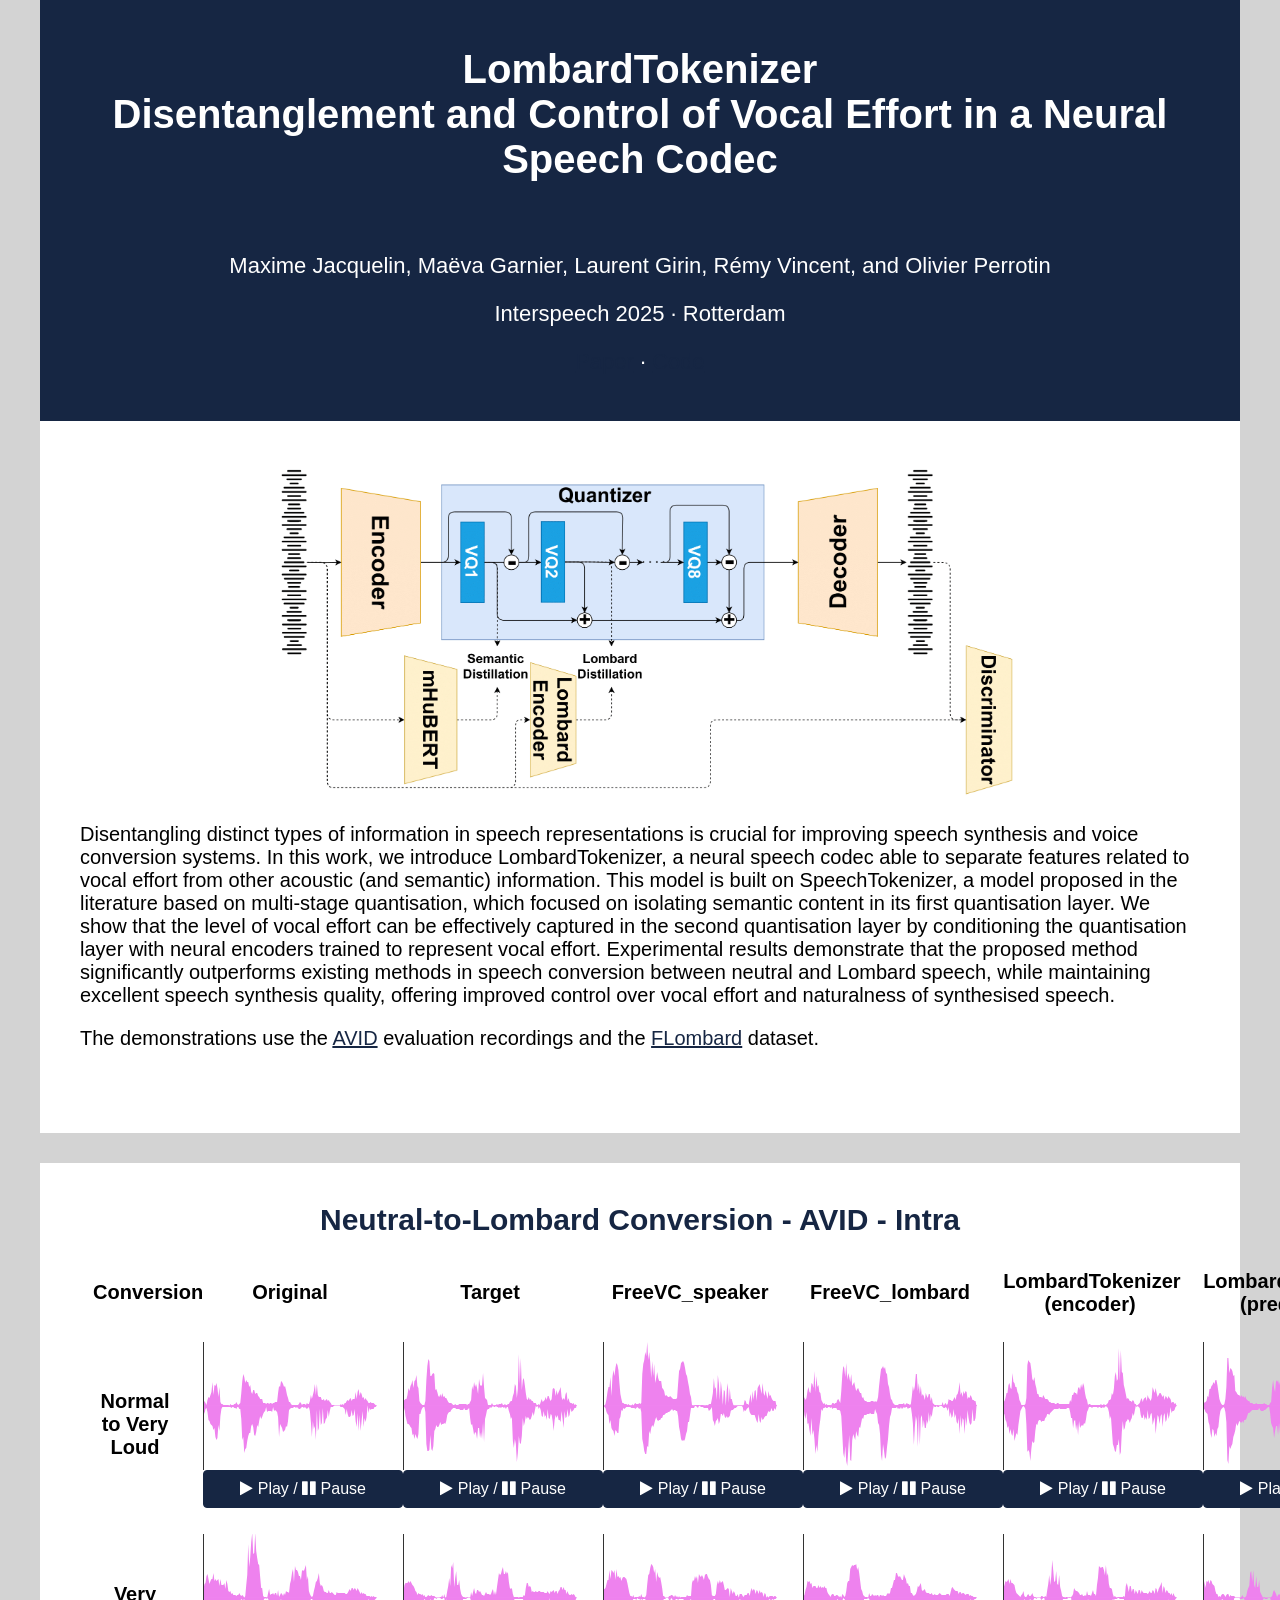
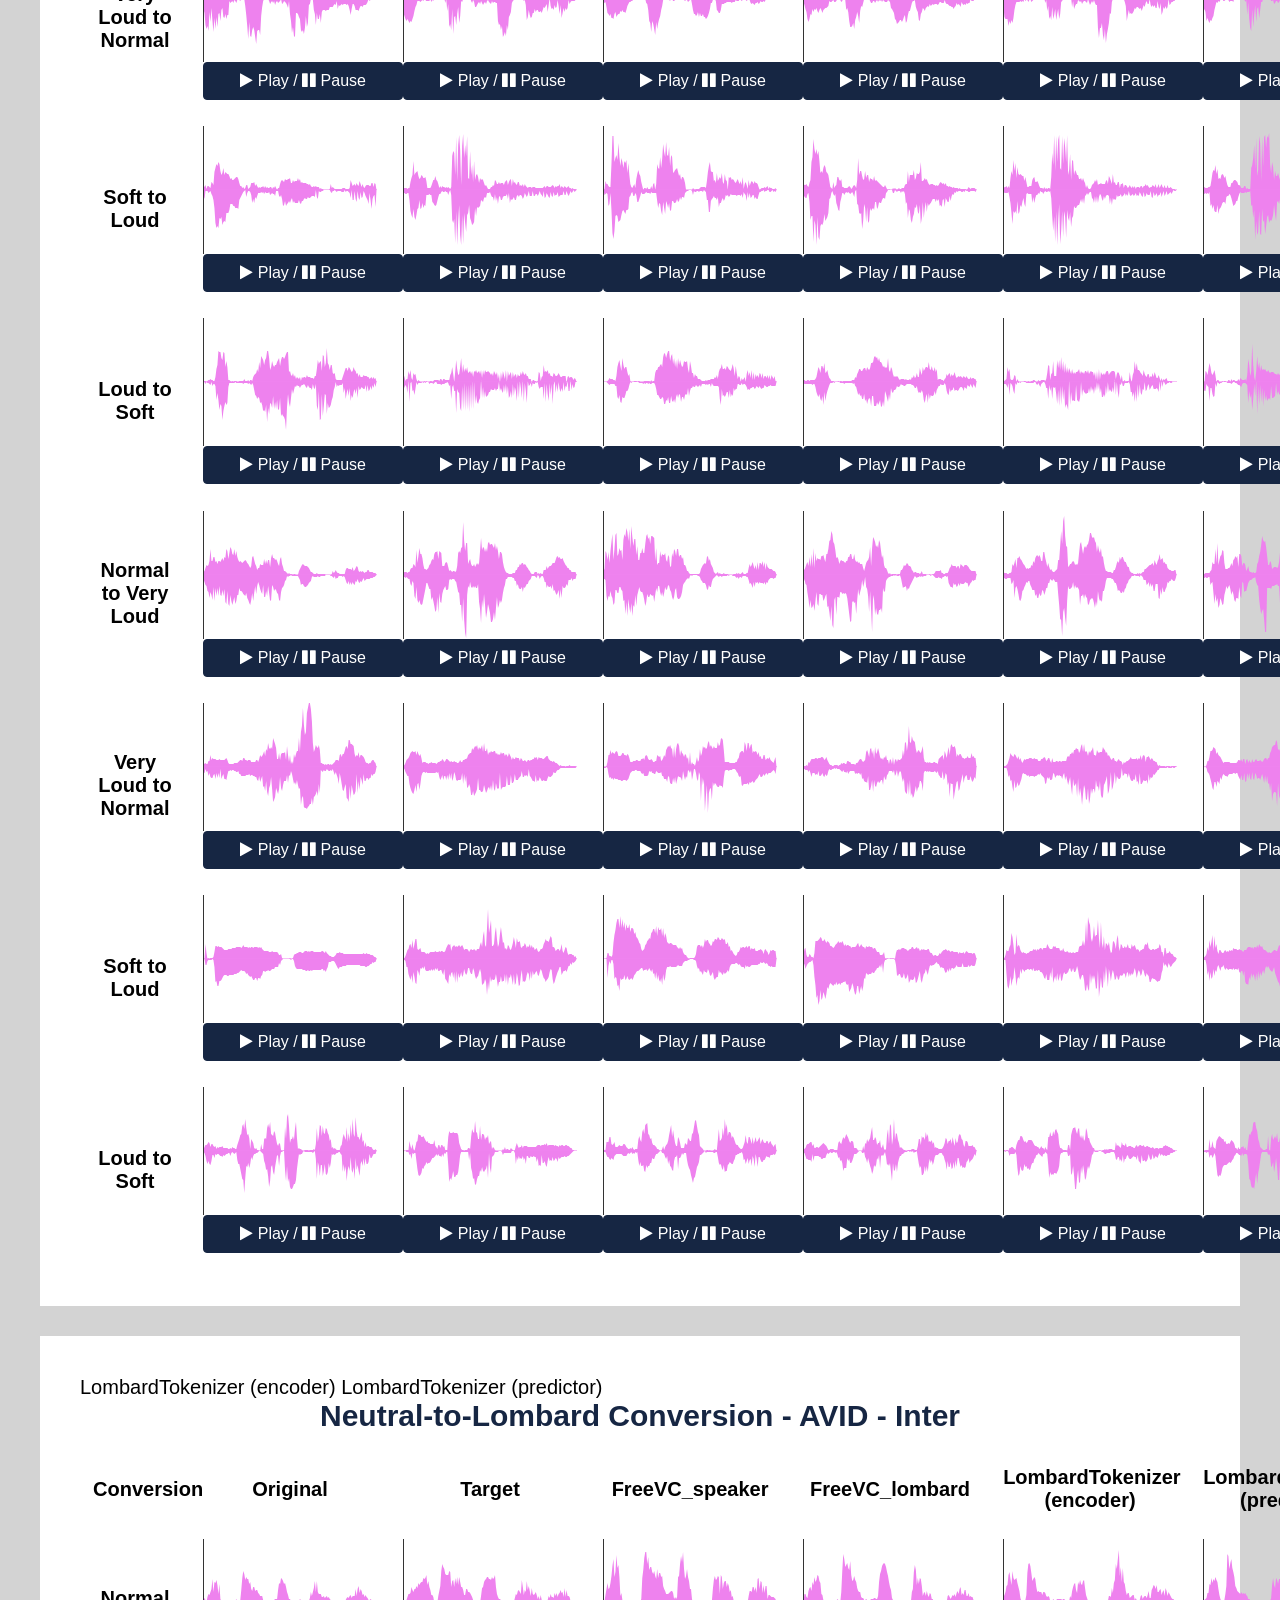
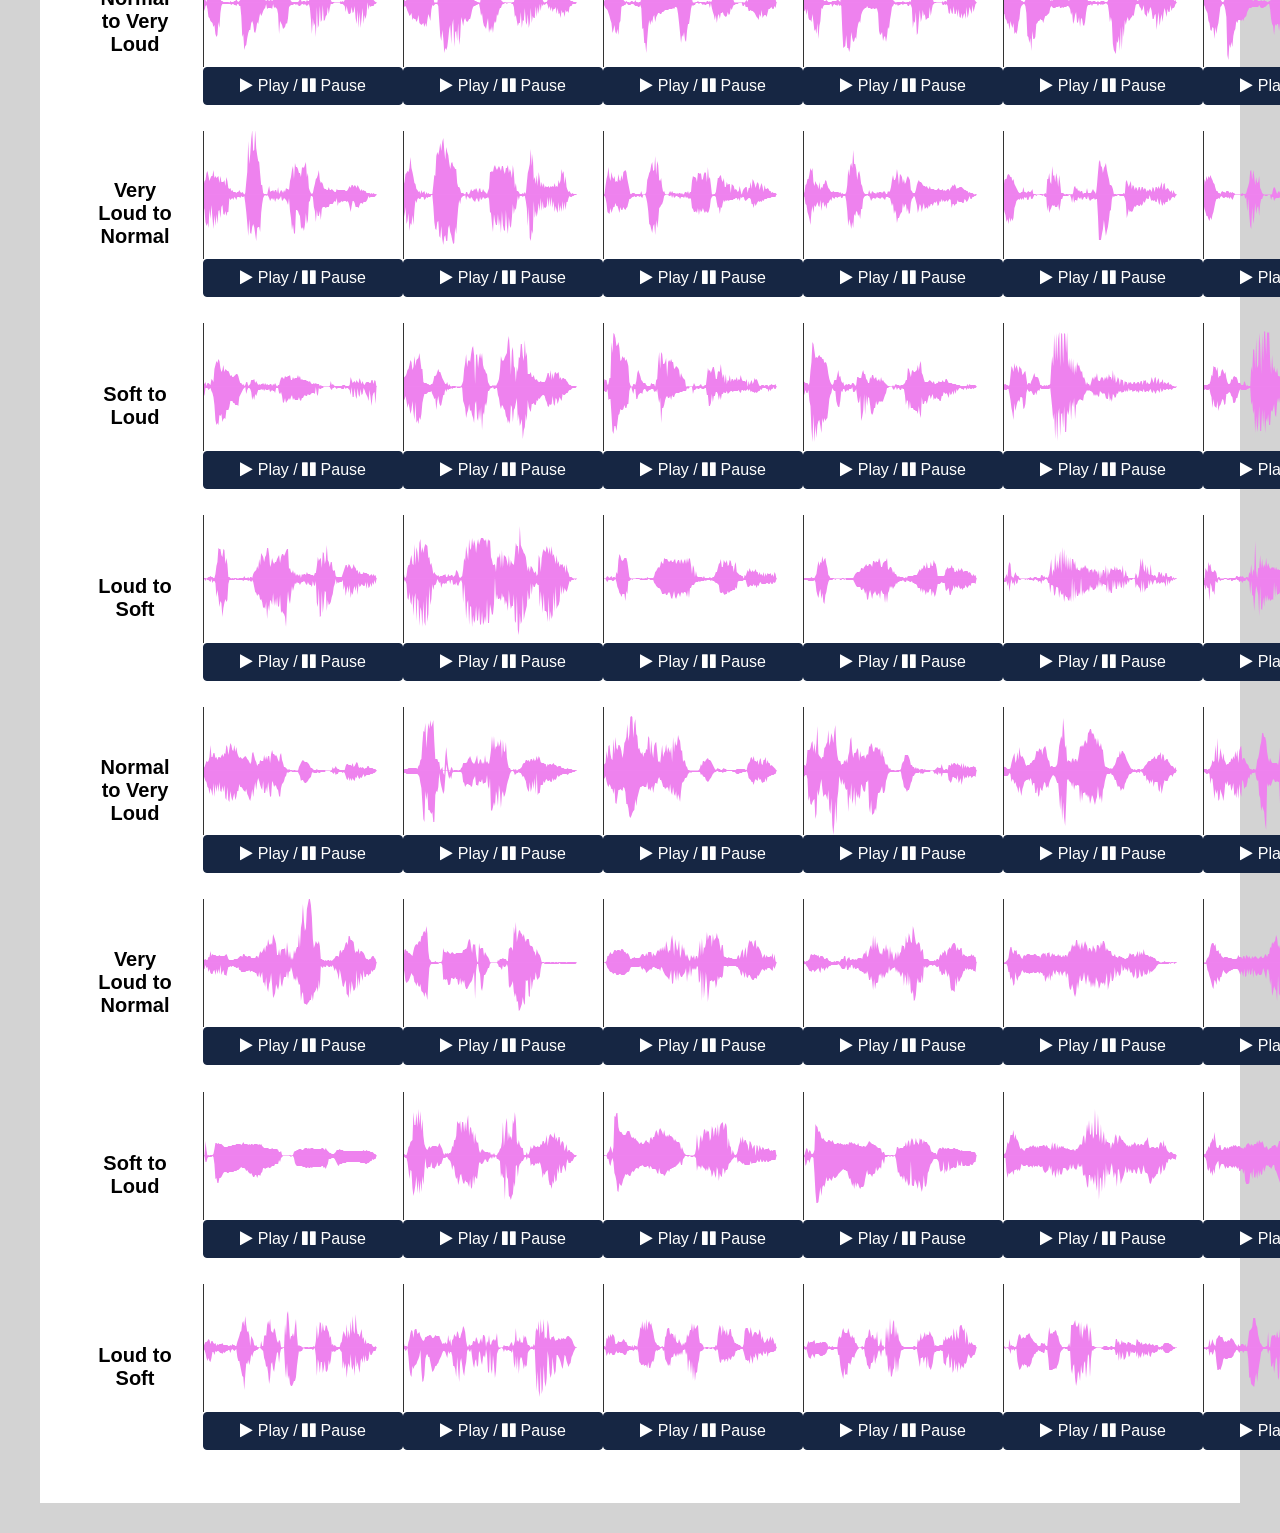
<file: docs/index.html>
<!DOCTYPE html>
<html lang="en">
    <head>
        <meta charset="UTF-8">
        <title>LombardTokenizer: Disentanglement and Control of Vocal Effort in a Neural Speech Codec</title>
        <link rel="stylesheet" type="text/css" href="assets/css/styles.css">
        <link rel="stylesheet" href="https://maxcdn.bootstrapcdn.com/font-awesome/4.3.0/css/font-awesome.min.css">
    </head>
    <body>
<div class="container">
    <div id="text1">LombardTokenizer <br/> Disentanglement and Control of Vocal Effort in a Neural Speech Codec</div>
    <div id="intro">
        <br>
        <p>
        Maxime Jacquelin, Maëva Garnier, Laurent Girin, Rémy Vincent, and Olivier Perrotin
      </p>
       <p>
        Interspeech 2025 · Rotterdam
      </p>
       <p>
        <a href="https://doi.org/10.21437/Interspeech.2025-1639">Paper</a>
        · <a href="https://github.com/lombardtokenizer/lombardtokenizer.github.io">Code</a>
        </p>
    </div>
</div>
<div class="content-container">
    <img src="assets/img/lombardtokenizer.png" style="width:70%" alt="LombardTokenizer architecture">
    <p>
        Disentangling distinct types of information in speech representations is crucial for improving speech synthesis 
        and voice conversion systems. In this work, we introduce LombardTokenizer, a neural speech codec able to separate 
        features related to vocal effort from other acoustic (and semantic) information. This model is built on SpeechTokenizer, 
        a model proposed in the literature based on multi-stage quantisation, which focused on isolating semantic content in its 
        first quantisation layer. We show that the level of vocal effort can be effectively captured in the second quantisation 
        layer by conditioning the quantisation layer with neural encoders trained to represent vocal effort. Experimental results 
        demonstrate that the proposed method significantly outperforms existing methods in speech conversion between neutral and 
        Lombard speech, while maintaining excellent speech synthesis quality, offering improved control over vocal effort and 
        naturalness of synthesised speech.
    </p>
    <p>
        The demonstrations use the <a href="https://www.sciencedirect.com/science/article/pii/S0167639324000116">AVID</a>
        evaluation recordings and the <a href="https://doi.org/10.5281/zenodo.17340497">FLombard</a> dataset.
    </p>
    <br/>
</div>
<div class="content-container">
    <script src="assets/js/wavesurfer.js"></script>
    <div class="content-title">Neutral-to-Lombard Conversion - AVID - Intra</div>
    <table class="inlineTable">
        <tr>
            <th>      Conversion       </th>
            <th>       Original        </th>
            <th>        Target         </th>
            <th>    FreeVC_speaker     </th>
            <th>    FreeVC_lombard     </th>
            <th>LombardTokenizer (encoder)</th>
            <th>LombardTokenizer (predictor)</th>
        </tr>
        <tr>
            <th>Normal to Very Loud</th>
            <td>
                <div id="intra_orig_waveform_1"></div>
                <button id="intra_orig_waveform_1_button" class="play-button-demo btn btn-primary" onclick="wavesurfer_intra_orig_1.playPause()">
                    <i class="fa fa-play"></i>
                    Play
                    /
                    <i class="fa fa-pause"></i>
                    Pause
                </button>
                <script>
                    var wavesurfer_intra_orig_1 = WaveSurfer.create({
                                container: '#intra_orig_waveform_1',
                                waveColor: 'violet',
                                progressColor: 'purple'
                            });
                    wavesurfer_intra_orig_1.load('assets/audio/avid/sp41/sp41_sen1_norm.wav');
                </script>
           </td>
            <td>
                <div id="intra_target_waveform_1"></div>
                <button id="intra_target_waveform_1_button" class="play-button-demo btn btn-primary" onclick="wavesurfer_intra_target_1.playPause()">
                    <i class="fa fa-play"></i>
                    Play
                    /
                    <i class="fa fa-pause"></i>
                    Pause
                </button>
                <script>
                    var wavesurfer_intra_target_1 = WaveSurfer.create({
                                container: '#intra_target_waveform_1',
                                waveColor: 'violet',
                                progressColor: 'purple'
                            });
                    wavesurfer_intra_target_1.load('assets/audio/avid/sp41/sp41_sen1_very.wav');
                </script>
           </td>
            <td>
                <div id="intra_freevc_spk_1"></div>
                <button id="intra_freevc_spk_1_button" class="play-button-demo btn btn-primary" onclick="wavesurfer_intra_freevc_spk_1.playPause()">
                    <i class="fa fa-play"></i>
                    Play
                    /
                    <i class="fa fa-pause"></i>
                    Pause
                </button>
                <script>
                    var wavesurfer_intra_freevc_spk_1 = WaveSurfer.create({
                                container: '#intra_freevc_spk_1',
                                waveColor: 'violet',
                                progressColor: 'purple'
                            });
                    wavesurfer_intra_freevc_spk_1.load('assets/audio/avid/sp41/sp41_sen1_norm2very_freevc_spk_intra_same.wav');
                </script>
           </td>
            <td>
                <div id="intra_freevc_lmb_1"></div>
                <button id="intra_freevc_lmb_1_button" class="play-button-demo btn btn-primary" onclick="wavesurfer_intra_freevc_lmb_1.playPause()">
                    <i class="fa fa-play"></i>
                    Play
                    /
                    <i class="fa fa-pause"></i>
                    Pause
                </button>
                <script>
                    var wavesurfer_intra_freevc_lmb_1 = WaveSurfer.create({
                                container: '#intra_freevc_lmb_1',
                                waveColor: 'violet',
                                progressColor: 'purple'
                            });
                    wavesurfer_intra_freevc_lmb_1.load('assets/audio/avid/sp41/sp41_sen1_norm2very_freevc_lmb_intra_same.wav');
                </script>
           </td>
           <td>
            <div id="intra_token_enc_1"></div>
            <button id="intra_token_enc_1_button" class="play-button-demo btn btn-primary" onclick="wavesurfer_intra_token_enc_1.playPause()">
                <i class="fa fa-play"></i>
                Play
                /
                <i class="fa fa-pause"></i>
                Pause
            </button>
            <script>
                var wavesurfer_intra_token_enc_1 = WaveSurfer.create({
                            container: '#intra_token_enc_1',
                            waveColor: 'violet',
                            progressColor: 'purple'
                        });
                wavesurfer_intra_token_enc_1.load('assets/audio/avid/sp41/sp41_sen1_norm2very_token_enc_intra_same.wav');
            </script>
            </td>
            <td>
            <div id="intra_token_prd_1"></div>
            <button id="intra_token_prd_1_button" class="play-button-demo btn btn-primary" onclick="wavesurfer_intra_token_prd_1.playPause()">
                <i class="fa fa-play"></i>
                Play
                /
                <i class="fa fa-pause"></i>
                Pause
            </button>
            <script>
                var wavesurfer_intra_token_prd_1 = WaveSurfer.create({
                            container: '#intra_token_prd_1',
                            waveColor: 'violet',
                            progressColor: 'purple'
                        });
                wavesurfer_intra_token_prd_1.load('assets/audio/avid/sp41/sp41_sen1_norm2very_token_prd_intra_same.wav');
            </script>
            </td>
        </tr>
        <tr>
            <th>Very Loud to Normal</th>
            <td>
                <div id="intra_orig_waveform_2"></div>
                <button id="intra_orig_waveform_2_button" class="play-button-demo btn btn-primary" onclick="wavesurfer_intra_orig_2.playPause()">
                    <i class="fa fa-play"></i>
                    Play
                    /
                    <i class="fa fa-pause"></i>
                    Pause
                </button>
                <script>
                    var wavesurfer_intra_orig_2 = WaveSurfer.create({
                                container: '#intra_orig_waveform_2',
                                waveColor: 'violet',
                                progressColor: 'purple'
                            });
                    wavesurfer_intra_orig_2.load('assets/audio/avid/sp41/sp41_sen2_very.wav');
                </script>
           </td>
            <td>
                <div id="intra_target_waveform_2"></div>
                <button id="intra_target_waveform_2_button" class="play-button-demo btn btn-primary" onclick="wavesurfer_intra_target_2.playPause()">
                    <i class="fa fa-play"></i>
                    Play
                    /
                    <i class="fa fa-pause"></i>
                    Pause
                </button>
                <script>
                    var wavesurfer_intra_target_2 = WaveSurfer.create({
                                container: '#intra_target_waveform_2',
                                waveColor: 'violet',
                                progressColor: 'purple'
                            });
                    wavesurfer_intra_target_2.load('assets/audio/avid/sp41/sp41_sen2_norm.wav');
                </script>
           </td>
            <td>
                <div id="intra_freevc_spk_2"></div>
                <button id="intra_freevc_spk_2_button" class="play-button-demo btn btn-primary" onclick="wavesurfer_intra_freevc_spk_2.playPause()">
                    <i class="fa fa-play"></i>
                    Play
                    /
                    <i class="fa fa-pause"></i>
                    Pause
                </button>
                <script>
                    var wavesurfer_intra_freevc_spk_2 = WaveSurfer.create({
                                container: '#intra_freevc_spk_2',
                                waveColor: 'violet',
                                progressColor: 'purple'
                            });
                    wavesurfer_intra_freevc_spk_2.load('assets/audio/avid/sp41/sp41_sen2_very2norm_freevc_spk_intra_same.wav');
                </script>
           </td>
            <td>
                <div id="intra_freevc_lmb_2"></div>
                <button id="intra_freevc_lmb_2_button" class="play-button-demo btn btn-primary" onclick="wavesurfer_intra_freevc_lmb_2.playPause()">
                    <i class="fa fa-play"></i>
                    Play
                    /
                    <i class="fa fa-pause"></i>
                    Pause
                </button>
                <script>
                    var wavesurfer_intra_freevc_lmb_2 = WaveSurfer.create({
                                container: '#intra_freevc_lmb_2',
                                waveColor: 'violet',
                                progressColor: 'purple'
                            });
                    wavesurfer_intra_freevc_lmb_2.load('assets/audio/avid/sp41/sp41_sen2_very2norm_freevc_lmb_intra_same.wav');
                </script>
           </td>
           <td>
            <div id="intra_token_enc_2"></div>
            <button id="intra_token_enc_2_button" class="play-button-demo btn btn-primary" onclick="wavesurfer_intra_token_enc_2.playPause()">
                <i class="fa fa-play"></i>
                Play
                /
                <i class="fa fa-pause"></i>
                Pause
            </button>
            <script>
                var wavesurfer_intra_token_enc_2 = WaveSurfer.create({
                            container: '#intra_token_enc_2',
                            waveColor: 'violet',
                            progressColor: 'purple'
                        });
                wavesurfer_intra_token_enc_2.load('assets/audio/avid/sp41/sp41_sen2_very2norm_token_enc_intra_same.wav');
            </script>
            </td>
            <td>
            <div id="intra_token_prd_2"></div>
            <button id="intra_token_prd_2_button" class="play-button-demo btn btn-primary" onclick="wavesurfer_intra_token_prd_2.playPause()">
                <i class="fa fa-play"></i>
                Play
                /
                <i class="fa fa-pause"></i>
                Pause
            </button>
            <script>
                var wavesurfer_intra_token_prd_2 = WaveSurfer.create({
                            container: '#intra_token_prd_2',
                            waveColor: 'violet',
                            progressColor: 'purple'
                        });
                wavesurfer_intra_token_prd_2.load('assets/audio/avid/sp41/sp41_sen2_very2norm_token_prd_intra_same.wav');
            </script>
            </td>
        </tr>
        <tr>
            <th>Soft to Loud</th>
            <td>
                <div id="intra_orig_waveform_3"></div>
                <button id="intra_orig_waveform_3_button" class="play-button-demo btn btn-primary" onclick="wavesurfer_intra_orig_3.playPause()">
                    <i class="fa fa-play"></i>
                    Play
                    /
                    <i class="fa fa-pause"></i>
                    Pause
                </button>
                <script>
                    var wavesurfer_intra_orig_3 = WaveSurfer.create({
                                container: '#intra_orig_waveform_3',
                                waveColor: 'violet',
                                progressColor: 'purple'
                            });
                    wavesurfer_intra_orig_3.load('assets/audio/avid/sp41/sp41_sen3_soft.wav');
                </script>
           </td>
            <td>
                <div id="intra_target_waveform_3"></div>
                <button id="intra_target_waveform_3_button" class="play-button-demo btn btn-primary" onclick="wavesurfer_intra_target_3.playPause()">
                    <i class="fa fa-play"></i>
                    Play
                    /
                    <i class="fa fa-pause"></i>
                    Pause
                </button>
                <script>
                    var wavesurfer_intra_target_3 = WaveSurfer.create({
                                container: '#intra_target_waveform_3',
                                waveColor: 'violet',
                                progressColor: 'purple'
                            });
                    wavesurfer_intra_target_3.load('assets/audio/avid/sp41/sp41_sen3_loud.wav');
                </script>
           </td>
            <td>
                <div id="intra_freevc_spk_3"></div>
                <button id="intra_freevc_spk_3_button" class="play-button-demo btn btn-primary" onclick="wavesurfer_intra_freevc_spk_3.playPause()">
                    <i class="fa fa-play"></i>
                    Play
                    /
                    <i class="fa fa-pause"></i>
                    Pause
                </button>
                <script>
                    var wavesurfer_intra_freevc_spk_3 = WaveSurfer.create({
                                container: '#intra_freevc_spk_3',
                                waveColor: 'violet',
                                progressColor: 'purple'
                            });
                    wavesurfer_intra_freevc_spk_3.load('assets/audio/avid/sp41/sp41_sen3_soft2loud_freevc_spk_intra_same.wav');
                </script>
           </td>
            <td>
                <div id="intra_freevc_lmb_3"></div>
                <button id="intra_freevc_lmb_3_button" class="play-button-demo btn btn-primary" onclick="wavesurfer_intra_freevc_lmb_3.playPause()">
                    <i class="fa fa-play"></i>
                    Play
                    /
                    <i class="fa fa-pause"></i>
                    Pause
                </button>
                <script>
                    var wavesurfer_intra_freevc_lmb_3 = WaveSurfer.create({
                                container: '#intra_freevc_lmb_3',
                                waveColor: 'violet',
                                progressColor: 'purple'
                            });
                    wavesurfer_intra_freevc_lmb_3.load('assets/audio/avid/sp41/sp41_sen3_soft2loud_freevc_lmb_intra_same.wav');
                </script>
           </td>
           <td>
            <div id="intra_token_enc_3"></div>
            <button id="intra_token_enc_3_button" class="play-button-demo btn btn-primary" onclick="wavesurfer_intra_token_enc_3.playPause()">
                <i class="fa fa-play"></i>
                Play
                /
                <i class="fa fa-pause"></i>
                Pause
            </button>
            <script>
                var wavesurfer_intra_token_enc_3 = WaveSurfer.create({
                            container: '#intra_token_enc_3',
                            waveColor: 'violet',
                            progressColor: 'purple'
                        });
                wavesurfer_intra_token_enc_3.load('assets/audio/avid/sp41/sp41_sen3_soft2loud_token_enc_intra_same.wav');
            </script>
            </td>
            <td>
            <div id="intra_token_prd_3"></div>
            <button id="intra_token_prd_3_button" class="play-button-demo btn btn-primary" onclick="wavesurfer_intra_token_prd_3.playPause()">
                <i class="fa fa-play"></i>
                Play
                /
                <i class="fa fa-pause"></i>
                Pause
            </button>
            <script>
                var wavesurfer_intra_token_prd_3 = WaveSurfer.create({
                            container: '#intra_token_prd_3',
                            waveColor: 'violet',
                            progressColor: 'purple'
                        });
                wavesurfer_intra_token_prd_3.load('assets/audio/avid/sp41/sp41_sen3_soft2loud_token_prd_intra_same.wav');
            </script>
            </td>
        </tr>
        <tr>
            <th>Loud to Soft</th>
            <td>
                <div id="intra_orig_waveform_4"></div>
                <button id="intra_orig_waveform_4_button" class="play-button-demo btn btn-primary" onclick="wavesurfer_intra_orig_4.playPause()">
                    <i class="fa fa-play"></i>
                    Play
                    /
                    <i class="fa fa-pause"></i>
                    Pause
                </button>
                <script>
                    var wavesurfer_intra_orig_4 = WaveSurfer.create({
                                container: '#intra_orig_waveform_4',
                                waveColor: 'violet',
                                progressColor: 'purple'
                            });
                    wavesurfer_intra_orig_4.load('assets/audio/avid/sp41/sp41_sen4_loud.wav');
                </script>
           </td>
            <td>
                <div id="intra_target_waveform_4"></div>
                <button id="intra_target_waveform_4_button" class="play-button-demo btn btn-primary" onclick="wavesurfer_intra_target_4.playPause()">
                    <i class="fa fa-play"></i>
                    Play
                    /
                    <i class="fa fa-pause"></i>
                    Pause
                </button>
                <script>
                    var wavesurfer_intra_target_4 = WaveSurfer.create({
                                container: '#intra_target_waveform_4',
                                waveColor: 'violet',
                                progressColor: 'purple'
                            });
                    wavesurfer_intra_target_4.load('assets/audio/avid/sp41/sp41_sen4_soft.wav');
                </script>
           </td>
            <td>
                <div id="intra_freevc_spk_4"></div>
                <button id="intra_freevc_spk_4_button" class="play-button-demo btn btn-primary" onclick="wavesurfer_intra_freevc_spk_4.playPause()">
                    <i class="fa fa-play"></i>
                    Play
                    /
                    <i class="fa fa-pause"></i>
                    Pause
                </button>
                <script>
                    var wavesurfer_intra_freevc_spk_4 = WaveSurfer.create({
                                container: '#intra_freevc_spk_4',
                                waveColor: 'violet',
                                progressColor: 'purple'
                            });
                    wavesurfer_intra_freevc_spk_4.load('assets/audio/avid/sp41/sp41_sen4_loud2soft_freevc_spk_intra_same.wav');
                </script>
           </td>
            <td>
                <div id="intra_freevc_lmb_4"></div>
                <button id="intra_freevc_lmb_4_button" class="play-button-demo btn btn-primary" onclick="wavesurfer_intra_freevc_lmb_4.playPause()">
                    <i class="fa fa-play"></i>
                    Play
                    /
                    <i class="fa fa-pause"></i>
                    Pause
                </button>
                <script>
                    var wavesurfer_intra_freevc_lmb_4 = WaveSurfer.create({
                                container: '#intra_freevc_lmb_4',
                                waveColor: 'violet',
                                progressColor: 'purple'
                            });
                    wavesurfer_intra_freevc_lmb_4.load('assets/audio/avid/sp41/sp41_sen4_loud2soft_freevc_lmb_intra_same.wav');
                </script>
           </td>
           <td>
            <div id="intra_token_enc_4"></div>
            <button id="intra_token_enc_4_button" class="play-button-demo btn btn-primary" onclick="wavesurfer_intra_token_enc_4.playPause()">
                <i class="fa fa-play"></i>
                Play
                /
                <i class="fa fa-pause"></i>
                Pause
            </button>
            <script>
                var wavesurfer_intra_token_enc_4 = WaveSurfer.create({
                            container: '#intra_token_enc_4',
                            waveColor: 'violet',
                            progressColor: 'purple'
                        });
                wavesurfer_intra_token_enc_4.load('assets/audio/avid/sp41/sp41_sen4_loud2soft_token_enc_intra_same.wav');
            </script>
            </td>
            <td>
            <div id="intra_token_prd_4"></div>
            <button id="intra_token_prd_4_button" class="play-button-demo btn btn-primary" onclick="wavesurfer_intra_token_prd_4.playPause()">
                <i class="fa fa-play"></i>
                Play
                /
                <i class="fa fa-pause"></i>
                Pause
            </button>
            <script>
                var wavesurfer_intra_token_prd_4 = WaveSurfer.create({
                            container: '#intra_token_prd_4',
                            waveColor: 'violet',
                            progressColor: 'purple'
                        });
                wavesurfer_intra_token_prd_4.load('assets/audio/avid/sp41/sp41_sen4_loud2soft_token_prd_intra_same.wav');
            </script>
            </td>
        </tr>
        <tr>
            <th>Normal to Very Loud</th>
            <td>
                <div id="intra_orig_waveform_5"></div>
                <button id="intra_orig_waveform_5_button" class="play-button-demo btn btn-primary" onclick="wavesurfer_intra_orig_5.playPause()">
                    <i class="fa fa-play"></i>
                    Play
                    /
                    <i class="fa fa-pause"></i>
                    Pause
                </button>
                <script>
                    var wavesurfer_intra_orig_5 = WaveSurfer.create({
                                container: '#intra_orig_waveform_5',
                                waveColor: 'violet',
                                progressColor: 'purple'
                            });
                    wavesurfer_intra_orig_5.load('assets/audio/avid/sp42/sp42_sen5_norm.wav');
                </script>
           </td>
            <td>
                <div id="intra_target_waveform_5"></div>
                <button id="intra_target_waveform_5_button" class="play-button-demo btn btn-primary" onclick="wavesurfer_intra_target_5.playPause()">
                    <i class="fa fa-play"></i>
                    Play
                    /
                    <i class="fa fa-pause"></i>
                    Pause
                </button>
                <script>
                    var wavesurfer_intra_target_5 = WaveSurfer.create({
                                container: '#intra_target_waveform_5',
                                waveColor: 'violet',
                                progressColor: 'purple'
                            });
                    wavesurfer_intra_target_5.load('assets/audio/avid/sp42/sp42_sen5_very.wav');
                </script>
           </td>
            <td>
                <div id="intra_freevc_spk_5"></div>
                <button id="intra_freevc_spk_5_button" class="play-button-demo btn btn-primary" onclick="wavesurfer_intra_freevc_spk_5.playPause()">
                    <i class="fa fa-play"></i>
                    Play
                    /
                    <i class="fa fa-pause"></i>
                    Pause
                </button>
                <script>
                    var wavesurfer_intra_freevc_spk_5 = WaveSurfer.create({
                                container: '#intra_freevc_spk_5',
                                waveColor: 'violet',
                                progressColor: 'purple'
                            });
                    wavesurfer_intra_freevc_spk_5.load('assets/audio/avid/sp42/sp42_sen5_norm2very_freevc_spk_intra_same.wav');
                </script>
           </td>
            <td>
                <div id="intra_freevc_lmb_5"></div>
                <button id="intra_freevc_lmb_5_button" class="play-button-demo btn btn-primary" onclick="wavesurfer_intra_freevc_lmb_5.playPause()">
                    <i class="fa fa-play"></i>
                    Play
                    /
                    <i class="fa fa-pause"></i>
                    Pause
                </button>
                <script>
                    var wavesurfer_intra_freevc_lmb_5 = WaveSurfer.create({
                                container: '#intra_freevc_lmb_5',
                                waveColor: 'violet',
                                progressColor: 'purple'
                            });
                    wavesurfer_intra_freevc_lmb_5.load('assets/audio/avid/sp42/sp42_sen5_norm2very_freevc_lmb_intra_same.wav');
                </script>
           </td>
           <td>
            <div id="intra_token_enc_5"></div>
            <button id="intra_token_enc_5_button" class="play-button-demo btn btn-primary" onclick="wavesurfer_intra_token_enc_5.playPause()">
                <i class="fa fa-play"></i>
                Play
                /
                <i class="fa fa-pause"></i>
                Pause
            </button>
            <script>
                var wavesurfer_intra_token_enc_5 = WaveSurfer.create({
                            container: '#intra_token_enc_5',
                            waveColor: 'violet',
                            progressColor: 'purple'
                        });
                wavesurfer_intra_token_enc_5.load('assets/audio/avid/sp42/sp42_sen5_norm2very_token_enc_intra_same.wav');
            </script>
            </td>
            <td>
            <div id="intra_token_prd_5"></div>
            <button id="intra_token_prd_5_button" class="play-button-demo btn btn-primary" onclick="wavesurfer_intra_token_prd_5.playPause()">
                <i class="fa fa-play"></i>
                Play
                /
                <i class="fa fa-pause"></i>
                Pause
            </button>
            <script>
                var wavesurfer_intra_token_prd_5 = WaveSurfer.create({
                            container: '#intra_token_prd_5',
                            waveColor: 'violet',
                            progressColor: 'purple'
                        });
                wavesurfer_intra_token_prd_5.load('assets/audio/avid/sp42/sp42_sen5_norm2very_token_prd_intra_same.wav');
            </script>
            </td>
        </tr>
        <tr>
            <th>Very Loud to Normal</th>
            <td>
                <div id="intra_orig_waveform_6"></div>
                <button id="intra_orig_waveform_6_button" class="play-button-demo btn btn-primary" onclick="wavesurfer_intra_orig_6.playPause()">
                    <i class="fa fa-play"></i>
                    Play
                    /
                    <i class="fa fa-pause"></i>
                    Pause
                </button>
                <script>
                    var wavesurfer_intra_orig_6 = WaveSurfer.create({
                                container: '#intra_orig_waveform_6',
                                waveColor: 'violet',
                                progressColor: 'purple'
                            });
                    wavesurfer_intra_orig_6.load('assets/audio/avid/sp42/sp42_sen6_very.wav');
                </script>
           </td>
            <td>
                <div id="intra_target_waveform_6"></div>
                <button id="intra_target_waveform_6_button" class="play-button-demo btn btn-primary" onclick="wavesurfer_intra_target_6.playPause()">
                    <i class="fa fa-play"></i>
                    Play
                    /
                    <i class="fa fa-pause"></i>
                    Pause
                </button>
                <script>
                    var wavesurfer_intra_target_6 = WaveSurfer.create({
                                container: '#intra_target_waveform_6',
                                waveColor: 'violet',
                                progressColor: 'purple'
                            });
                    wavesurfer_intra_target_6.load('assets/audio/avid/sp42/sp42_sen6_norm.wav');
                </script>
           </td>
            <td>
                <div id="intra_freevc_spk_6"></div>
                <button id="intra_freevc_spk_6_button" class="play-button-demo btn btn-primary" onclick="wavesurfer_intra_freevc_spk_6.playPause()">
                    <i class="fa fa-play"></i>
                    Play
                    /
                    <i class="fa fa-pause"></i>
                    Pause
                </button>
                <script>
                    var wavesurfer_intra_freevc_spk_6 = WaveSurfer.create({
                                container: '#intra_freevc_spk_6',
                                waveColor: 'violet',
                                progressColor: 'purple'
                            });
                    wavesurfer_intra_freevc_spk_6.load('assets/audio/avid/sp42/sp42_sen6_very2norm_freevc_spk_intra_same.wav');
                </script>
           </td>
            <td>
                <div id="intra_freevc_lmb_6"></div>
                <button id="intra_freevc_lmb_6_button" class="play-button-demo btn btn-primary" onclick="wavesurfer_intra_freevc_lmb_6.playPause()">
                    <i class="fa fa-play"></i>
                    Play
                    /
                    <i class="fa fa-pause"></i>
                    Pause
                </button>
                <script>
                    var wavesurfer_intra_freevc_lmb_6 = WaveSurfer.create({
                                container: '#intra_freevc_lmb_6',
                                waveColor: 'violet',
                                progressColor: 'purple'
                            });
                    wavesurfer_intra_freevc_lmb_6.load('assets/audio/avid/sp42/sp42_sen6_very2norm_freevc_lmb_intra_same.wav');
                </script>
           </td>
           <td>
            <div id="intra_token_enc_6"></div>
            <button id="intra_token_enc_6_button" class="play-button-demo btn btn-primary" onclick="wavesurfer_intra_token_enc_6.playPause()">
                <i class="fa fa-play"></i>
                Play
                /
                <i class="fa fa-pause"></i>
                Pause
            </button>
            <script>
                var wavesurfer_intra_token_enc_6 = WaveSurfer.create({
                            container: '#intra_token_enc_6',
                            waveColor: 'violet',
                            progressColor: 'purple'
                        });
                wavesurfer_intra_token_enc_6.load('assets/audio/avid/sp42/sp42_sen6_very2norm_token_enc_intra_same.wav');
            </script>
            </td>
            <td>
            <div id="intra_token_prd_6"></div>
            <button id="intra_token_prd_6_button" class="play-button-demo btn btn-primary" onclick="wavesurfer_intra_token_prd_6.playPause()">
                <i class="fa fa-play"></i>
                Play
                /
                <i class="fa fa-pause"></i>
                Pause
            </button>
            <script>
                var wavesurfer_intra_token_prd_6 = WaveSurfer.create({
                            container: '#intra_token_prd_6',
                            waveColor: 'violet',
                            progressColor: 'purple'
                        });
                wavesurfer_intra_token_prd_6.load('assets/audio/avid/sp42/sp42_sen6_very2norm_token_prd_intra_same.wav');
            </script>
            </td>
        </tr>
        <tr>
            <th>Soft to Loud</th>
            <td>
                <div id="intra_orig_waveform_7"></div>
                <button id="intra_orig_waveform_7_button" class="play-button-demo btn btn-primary" onclick="wavesurfer_intra_orig_7.playPause()">
                    <i class="fa fa-play"></i>
                    Play
                    /
                    <i class="fa fa-pause"></i>
                    Pause
                </button>
                <script>
                    var wavesurfer_intra_orig_7 = WaveSurfer.create({
                                container: '#intra_orig_waveform_7',
                                waveColor: 'violet',
                                progressColor: 'purple'
                            });
                    wavesurfer_intra_orig_7.load('assets/audio/avid/sp42/sp42_sen7_soft.wav');
                </script>
           </td>
            <td>
                <div id="intra_target_waveform_7"></div>
                <button id="intra_target_waveform_7_button" class="play-button-demo btn btn-primary" onclick="wavesurfer_intra_target_7.playPause()">
                    <i class="fa fa-play"></i>
                    Play
                    /
                    <i class="fa fa-pause"></i>
                    Pause
                </button>
                <script>
                    var wavesurfer_intra_target_7 = WaveSurfer.create({
                                container: '#intra_target_waveform_7',
                                waveColor: 'violet',
                                progressColor: 'purple'
                            });
                    wavesurfer_intra_target_7.load('assets/audio/avid/sp42/sp42_sen7_loud.wav');
                </script>
           </td>
            <td>
                <div id="intra_freevc_spk_7"></div>
                <button id="intra_freevc_spk_7_button" class="play-button-demo btn btn-primary" onclick="wavesurfer_intra_freevc_spk_7.playPause()">
                    <i class="fa fa-play"></i>
                    Play
                    /
                    <i class="fa fa-pause"></i>
                    Pause
                </button>
                <script>
                    var wavesurfer_intra_freevc_spk_7 = WaveSurfer.create({
                                container: '#intra_freevc_spk_7',
                                waveColor: 'violet',
                                progressColor: 'purple'
                            });
                    wavesurfer_intra_freevc_spk_7.load('assets/audio/avid/sp42/sp42_sen7_soft2loud_freevc_spk_intra_same.wav');
                </script>
           </td>
            <td>
                <div id="intra_freevc_lmb_7"></div>
                <button id="intra_freevc_lmb_7_button" class="play-button-demo btn btn-primary" onclick="wavesurfer_intra_freevc_lmb_7.playPause()">
                    <i class="fa fa-play"></i>
                    Play
                    /
                    <i class="fa fa-pause"></i>
                    Pause
                </button>
                <script>
                    var wavesurfer_intra_freevc_lmb_7 = WaveSurfer.create({
                                container: '#intra_freevc_lmb_7',
                                waveColor: 'violet',
                                progressColor: 'purple'
                            });
                    wavesurfer_intra_freevc_lmb_7.load('assets/audio/avid/sp42/sp42_sen7_soft2loud_freevc_lmb_intra_same.wav');
                </script>
           </td>
           <td>
            <div id="intra_token_enc_7"></div>
            <button id="intra_token_enc_7_button" class="play-button-demo btn btn-primary" onclick="wavesurfer_intra_token_enc_7.playPause()">
                <i class="fa fa-play"></i>
                Play
                /
                <i class="fa fa-pause"></i>
                Pause
            </button>
            <script>
                var wavesurfer_intra_token_enc_7 = WaveSurfer.create({
                            container: '#intra_token_enc_7',
                            waveColor: 'violet',
                            progressColor: 'purple'
                        });
                wavesurfer_intra_token_enc_7.load('assets/audio/avid/sp42/sp42_sen7_soft2loud_token_enc_intra_same.wav');
            </script>
            </td>
            <td>
            <div id="intra_token_prd_7"></div>
            <button id="intra_token_prd_7_button" class="play-button-demo btn btn-primary" onclick="wavesurfer_intra_token_prd_7.playPause()">
                <i class="fa fa-play"></i>
                Play
                /
                <i class="fa fa-pause"></i>
                Pause
            </button>
            <script>
                var wavesurfer_intra_token_prd_7 = WaveSurfer.create({
                            container: '#intra_token_prd_7',
                            waveColor: 'violet',
                            progressColor: 'purple'
                        });
                wavesurfer_intra_token_prd_7.load('assets/audio/avid/sp42/sp42_sen7_soft2loud_token_prd_intra_same.wav');
            </script>
            </td>
        </tr>
        <tr>
            <th>Loud to Soft</th>
            <td>
                <div id="intra_orig_waveform_8"></div>
                <button id="intra_orig_waveform_8_button" class="play-button-demo btn btn-primary" onclick="wavesurfer_intra_orig_8.playPause()">
                    <i class="fa fa-play"></i>
                    Play
                    /
                    <i class="fa fa-pause"></i>
                    Pause
                </button>
                <script>
                    var wavesurfer_intra_orig_8 = WaveSurfer.create({
                                container: '#intra_orig_waveform_8',
                                waveColor: 'violet',
                                progressColor: 'purple'
                            });
                    wavesurfer_intra_orig_8.load('assets/audio/avid/sp42/sp42_sen8_loud.wav');
                </script>
           </td>
            <td>
                <div id="intra_target_waveform_8"></div>
                <button id="intra_target_waveform_8_button" class="play-button-demo btn btn-primary" onclick="wavesurfer_intra_target_8.playPause()">
                    <i class="fa fa-play"></i>
                    Play
                    /
                    <i class="fa fa-pause"></i>
                    Pause
                </button>
                <script>
                    var wavesurfer_intra_target_8 = WaveSurfer.create({
                                container: '#intra_target_waveform_8',
                                waveColor: 'violet',
                                progressColor: 'purple'
                            });
                    wavesurfer_intra_target_8.load('assets/audio/avid/sp42/sp42_sen8_soft.wav');
                </script>
           </td>
            <td>
                <div id="intra_freevc_spk_8"></div>
                <button id="intra_freevc_spk_8_button" class="play-button-demo btn btn-primary" onclick="wavesurfer_intra_freevc_spk_8.playPause()">
                    <i class="fa fa-play"></i>
                    Play
                    /
                    <i class="fa fa-pause"></i>
                    Pause
                </button>
                <script>
                    var wavesurfer_intra_freevc_spk_8 = WaveSurfer.create({
                                container: '#intra_freevc_spk_8',
                                waveColor: 'violet',
                                progressColor: 'purple'
                            });
                    wavesurfer_intra_freevc_spk_8.load('assets/audio/avid/sp42/sp42_sen8_loud2soft_freevc_spk_intra_same.wav');
                </script>
           </td>
            <td>
                <div id="intra_freevc_lmb_8"></div>
                <button id="intra_freevc_lmb_8_button" class="play-button-demo btn btn-primary" onclick="wavesurfer_intra_freevc_lmb_8.playPause()">
                    <i class="fa fa-play"></i>
                    Play
                    /
                    <i class="fa fa-pause"></i>
                    Pause
                </button>
                <script>
                    var wavesurfer_intra_freevc_lmb_8 = WaveSurfer.create({
                                container: '#intra_freevc_lmb_8',
                                waveColor: 'violet',
                                progressColor: 'purple'
                            });
                    wavesurfer_intra_freevc_lmb_8.load('assets/audio/avid/sp42/sp42_sen8_loud2soft_freevc_lmb_intra_same.wav');
                </script>
           </td>
           <td>
            <div id="intra_token_enc_8"></div>
            <button id="intra_token_enc_8_button" class="play-button-demo btn btn-primary" onclick="wavesurfer_intra_token_enc_8.playPause()">
                <i class="fa fa-play"></i>
                Play
                /
                <i class="fa fa-pause"></i>
                Pause
            </button>
            <script>
                var wavesurfer_intra_token_enc_8 = WaveSurfer.create({
                            container: '#intra_token_enc_8',
                            waveColor: 'violet',
                            progressColor: 'purple'
                        });
                wavesurfer_intra_token_enc_8.load('assets/audio/avid/sp42/sp42_sen8_loud2soft_token_enc_intra_same.wav');
            </script>
            </td>
            <td>
            <div id="intra_token_prd_8"></div>
            <button id="intra_token_prd_8_button" class="play-button-demo btn btn-primary" onclick="wavesurfer_intra_token_prd_8.playPause()">
                <i class="fa fa-play"></i>
                Play
                /
                <i class="fa fa-pause"></i>
                Pause
            </button>
            <script>
                var wavesurfer_intra_token_prd_8 = WaveSurfer.create({
                            container: '#intra_token_prd_8',
                            waveColor: 'violet',
                            progressColor: 'purple'
                        });
                wavesurfer_intra_token_prd_8.load('assets/audio/avid/sp42/sp42_sen8_loud2soft_token_prd_intra_same.wav');
            </script>
            </td>
        </tr>
    </table>
</div>

<div class="content-container">
            <th>LombardTokenizer (encoder)</th>
            <th>LombardTokenizer (predictor)</th>
    <div class="content-title">Neutral-to-Lombard Conversion - AVID - Inter</div>
    <table class="inlineTable">
        <tr>
            <th>      Conversion       </th>
            <th>       Original        </th>
            <th>        Target         </th>
            <th>    FreeVC_speaker     </th>
            <th>    FreeVC_lombard     </th>
            <th>LombardTokenizer (encoder)</th>
            <th>LombardTokenizer (predictor)</th>
        </tr>
        <tr>
            <th>Normal to Very Loud</th>
            <td>
                <div id="orig_waveform_1"></div>
                <button id="orig_waveform_1_button" class="play-button-demo btn btn-primary" onclick="wavesurfer_orig_1.playPause()">
                    <i class="fa fa-play"></i>
                    Play
                    /
                    <i class="fa fa-pause"></i>
                    Pause
                </button>
                <script>
                    var wavesurfer_orig_1 = WaveSurfer.create({
                                container: '#orig_waveform_1',
                                waveColor: 'violet',
                                progressColor: 'purple'
                            });
                    wavesurfer_orig_1.load('assets/audio/avid/sp41/sp41_sen1_norm.wav');
                </script>
           </td>
            <td>
                <div id="target_waveform_1"></div>
                <button id="target_waveform_1_button" class="play-button-demo btn btn-primary" onclick="wavesurfer_target_1.playPause()">
                    <i class="fa fa-play"></i>
                    Play
                    /
                    <i class="fa fa-pause"></i>
                    Pause
                </button>
                <script>
                    var wavesurfer_target_1 = WaveSurfer.create({
                                container: '#target_waveform_1',
                                waveColor: 'violet',
                                progressColor: 'purple'
                            });
                    wavesurfer_target_1.load('assets/audio/avid/sp43/sp43_sen1_very.wav');
                </script>
           </td>
            <td>
                <div id="freevc_spk_1"></div>
                <button id="freevc_spk_1_button" class="play-button-demo btn btn-primary" onclick="wavesurfer_freevc_spk_1.playPause()">
                    <i class="fa fa-play"></i>
                    Play
                    /
                    <i class="fa fa-pause"></i>
                    Pause
                </button>
                <script>
                    var wavesurfer_freevc_spk_1 = WaveSurfer.create({
                                container: '#freevc_spk_1',
                                waveColor: 'violet',
                                progressColor: 'purple'
                            });
                    wavesurfer_freevc_spk_1.load('assets/audio/avid/sp41/sp41_sen1_norm2very_freevc_spk_inter_same.wav');
                </script>
           </td>
            <td>
                <div id="freevc_lmb_1"></div>
                <button id="freevc_lmb_1_button" class="play-button-demo btn btn-primary" onclick="wavesurfer_freevc_lmb_1.playPause()">
                    <i class="fa fa-play"></i>
                    Play
                    /
                    <i class="fa fa-pause"></i>
                    Pause
                </button>
                <script>
                    var wavesurfer_freevc_lmb_1 = WaveSurfer.create({
                                container: '#freevc_lmb_1',
                                waveColor: 'violet',
                                progressColor: 'purple'
                            });
                    wavesurfer_freevc_lmb_1.load('assets/audio/avid/sp41/sp41_sen1_norm2very_freevc_lmb_inter_same.wav');
                </script>
           </td>
           <td>
            <div id="token_enc_1"></div>
            <button id="token_enc_1_button" class="play-button-demo btn btn-primary" onclick="wavesurfer_token_enc_1.playPause()">
                <i class="fa fa-play"></i>
                Play
                /
                <i class="fa fa-pause"></i>
                Pause
            </button>
            <script>
                var wavesurfer_token_enc_1 = WaveSurfer.create({
                            container: '#token_enc_1',
                            waveColor: 'violet',
                            progressColor: 'purple'
                        });
                wavesurfer_token_enc_1.load('assets/audio/avid/sp41/sp41_sen1_norm2very_token_enc_inter_same.wav');
            </script>
            </td>
            <td>
            <div id="token_prd_1"></div>
            <button id="token_prd_1_button" class="play-button-demo btn btn-primary" onclick="wavesurfer_token_prd_1.playPause()">
                <i class="fa fa-play"></i>
                Play
                /
                <i class="fa fa-pause"></i>
                Pause
            </button>
            <script>
                var wavesurfer_token_prd_1 = WaveSurfer.create({
                            container: '#token_prd_1',
                            waveColor: 'violet',
                            progressColor: 'purple'
                        });
                wavesurfer_token_prd_1.load('assets/audio/avid/sp41/sp41_sen1_norm2very_token_prd_inter_same.wav');
            </script>
            </td>
        </tr>
        <tr>
            <th>Very Loud to Normal</th>
            <td>
                <div id="orig_waveform_2"></div>
                <button id="orig_waveform_2_button" class="play-button-demo btn btn-primary" onclick="wavesurfer_orig_2.playPause()">
                    <i class="fa fa-play"></i>
                    Play
                    /
                    <i class="fa fa-pause"></i>
                    Pause
                </button>
                <script>
                    var wavesurfer_orig_2 = WaveSurfer.create({
                                container: '#orig_waveform_2',
                                waveColor: 'violet',
                                progressColor: 'purple'
                            });
                    wavesurfer_orig_2.load('assets/audio/avid/sp41/sp41_sen2_very.wav');
                </script>
           </td>
            <td>
                <div id="target_waveform_2"></div>
                <button id="target_waveform_2_button" class="play-button-demo btn btn-primary" onclick="wavesurfer_target_2.playPause()">
                    <i class="fa fa-play"></i>
                    Play
                    /
                    <i class="fa fa-pause"></i>
                    Pause
                </button>
                <script>
                    var wavesurfer_target_2 = WaveSurfer.create({
                                container: '#target_waveform_2',
                                waveColor: 'violet',
                                progressColor: 'purple'
                            });
                    wavesurfer_target_2.load('assets/audio/avid/sp43/sp43_sen2_norm.wav');
                </script>
           </td>
            <td>
                <div id="freevc_spk_2"></div>
                <button id="freevc_spk_2_button" class="play-button-demo btn btn-primary" onclick="wavesurfer_freevc_spk_2.playPause()">
                    <i class="fa fa-play"></i>
                    Play
                    /
                    <i class="fa fa-pause"></i>
                    Pause
                </button>
                <script>
                    var wavesurfer_freevc_spk_2 = WaveSurfer.create({
                                container: '#freevc_spk_2',
                                waveColor: 'violet',
                                progressColor: 'purple'
                            });
                    wavesurfer_freevc_spk_2.load('assets/audio/avid/sp41/sp41_sen2_very2norm_freevc_spk_inter_same.wav');
                </script>
           </td>
            <td>
                <div id="freevc_lmb_2"></div>
                <button id="freevc_lmb_2_button" class="play-button-demo btn btn-primary" onclick="wavesurfer_freevc_lmb_2.playPause()">
                    <i class="fa fa-play"></i>
                    Play
                    /
                    <i class="fa fa-pause"></i>
                    Pause
                </button>
                <script>
                    var wavesurfer_freevc_lmb_2 = WaveSurfer.create({
                                container: '#freevc_lmb_2',
                                waveColor: 'violet',
                                progressColor: 'purple'
                            });
                    wavesurfer_freevc_lmb_2.load('assets/audio/avid/sp41/sp41_sen2_very2norm_freevc_lmb_inter_same.wav');
                </script>
           </td>
           <td>
            <div id="token_enc_2"></div>
            <button id="token_enc_2_button" class="play-button-demo btn btn-primary" onclick="wavesurfer_token_enc_2.playPause()">
                <i class="fa fa-play"></i>
                Play
                /
                <i class="fa fa-pause"></i>
                Pause
            </button>
            <script>
                var wavesurfer_token_enc_2 = WaveSurfer.create({
                            container: '#token_enc_2',
                            waveColor: 'violet',
                            progressColor: 'purple'
                        });
                wavesurfer_token_enc_2.load('assets/audio/avid/sp41/sp41_sen2_very2norm_token_enc_inter_same.wav');
            </script>
            </td>
            <td>
            <div id="token_prd_2"></div>
            <button id="token_prd_2_button" class="play-button-demo btn btn-primary" onclick="wavesurfer_token_prd_2.playPause()">
                <i class="fa fa-play"></i>
                Play
                /
                <i class="fa fa-pause"></i>
                Pause
            </button>
            <script>
                var wavesurfer_token_prd_2 = WaveSurfer.create({
                            container: '#token_prd_2',
                            waveColor: 'violet',
                            progressColor: 'purple'
                        });
                wavesurfer_token_prd_2.load('assets/audio/avid/sp41/sp41_sen2_very2norm_token_prd_inter_same.wav');
            </script>
            </td>
        </tr>
        <tr>
            <th>Soft to Loud</th>
            <td>
                <div id="orig_waveform_3"></div>
                <button id="orig_waveform_3_button" class="play-button-demo btn btn-primary" onclick="wavesurfer_orig_3.playPause()">
                    <i class="fa fa-play"></i>
                    Play
                    /
                    <i class="fa fa-pause"></i>
                    Pause
                </button>
                <script>
                    var wavesurfer_orig_3 = WaveSurfer.create({
                                container: '#orig_waveform_3',
                                waveColor: 'violet',
                                progressColor: 'purple'
                            });
                    wavesurfer_orig_3.load('assets/audio/avid/sp41/sp41_sen3_soft.wav');
                </script>
           </td>
            <td>
                <div id="target_waveform_3"></div>
                <button id="target_waveform_3_button" class="play-button-demo btn btn-primary" onclick="wavesurfer_target_3.playPause()">
                    <i class="fa fa-play"></i>
                    Play
                    /
                    <i class="fa fa-pause"></i>
                    Pause
                </button>
                <script>
                    var wavesurfer_target_3 = WaveSurfer.create({
                                container: '#target_waveform_3',
                                waveColor: 'violet',
                                progressColor: 'purple'
                            });
                    wavesurfer_target_3.load('assets/audio/avid/sp43/sp43_sen3_loud.wav');
                </script>
           </td>
            <td>
                <div id="freevc_spk_3"></div>
                <button id="freevc_spk_3_button" class="play-button-demo btn btn-primary" onclick="wavesurfer_freevc_spk_3.playPause()">
                    <i class="fa fa-play"></i>
                    Play
                    /
                    <i class="fa fa-pause"></i>
                    Pause
                </button>
                <script>
                    var wavesurfer_freevc_spk_3 = WaveSurfer.create({
                                container: '#freevc_spk_3',
                                waveColor: 'violet',
                                progressColor: 'purple'
                            });
                    wavesurfer_freevc_spk_3.load('assets/audio/avid/sp41/sp41_sen3_soft2loud_freevc_spk_inter_same.wav');
                </script>
           </td>
            <td>
                <div id="freevc_lmb_3"></div>
                <button id="freevc_lmb_3_button" class="play-button-demo btn btn-primary" onclick="wavesurfer_freevc_lmb_3.playPause()">
                    <i class="fa fa-play"></i>
                    Play
                    /
                    <i class="fa fa-pause"></i>
                    Pause
                </button>
                <script>
                    var wavesurfer_freevc_lmb_3 = WaveSurfer.create({
                                container: '#freevc_lmb_3',
                                waveColor: 'violet',
                                progressColor: 'purple'
                            });
                    wavesurfer_freevc_lmb_3.load('assets/audio/avid/sp41/sp41_sen3_soft2loud_freevc_lmb_inter_same.wav');
                </script>
           </td>
           <td>
            <div id="token_enc_3"></div>
            <button id="token_enc_3_button" class="play-button-demo btn btn-primary" onclick="wavesurfer_token_enc_3.playPause()">
                <i class="fa fa-play"></i>
                Play
                /
                <i class="fa fa-pause"></i>
                Pause
            </button>
            <script>
                var wavesurfer_token_enc_3 = WaveSurfer.create({
                            container: '#token_enc_3',
                            waveColor: 'violet',
                            progressColor: 'purple'
                        });
                wavesurfer_token_enc_3.load('assets/audio/avid/sp41/sp41_sen3_soft2loud_token_enc_inter_same.wav');
            </script>
            </td>
            <td>
            <div id="token_prd_3"></div>
            <button id="token_prd_3_button" class="play-button-demo btn btn-primary" onclick="wavesurfer_token_prd_3.playPause()">
                <i class="fa fa-play"></i>
                Play
                /
                <i class="fa fa-pause"></i>
                Pause
            </button>
            <script>
                var wavesurfer_token_prd_3 = WaveSurfer.create({
                            container: '#token_prd_3',
                            waveColor: 'violet',
                            progressColor: 'purple'
                        });
                wavesurfer_token_prd_3.load('assets/audio/avid/sp41/sp41_sen3_soft2loud_token_prd_inter_same.wav');
            </script>
            </td>
        </tr>
        <tr>
            <th>Loud to Soft</th>
            <td>
                <div id="orig_waveform_4"></div>
                <button id="orig_waveform_4_button" class="play-button-demo btn btn-primary" onclick="wavesurfer_orig_4.playPause()">
                    <i class="fa fa-play"></i>
                    Play
                    /
                    <i class="fa fa-pause"></i>
                    Pause
                </button>
                <script>
                    var wavesurfer_orig_4 = WaveSurfer.create({
                                container: '#orig_waveform_4',
                                waveColor: 'violet',
                                progressColor: 'purple'
                            });
                    wavesurfer_orig_4.load('assets/audio/avid/sp41/sp41_sen4_loud.wav');
                </script>
           </td>
            <td>
                <div id="target_waveform_4"></div>
                <button id="target_waveform_4_button" class="play-button-demo btn btn-primary" onclick="wavesurfer_target_4.playPause()">
                    <i class="fa fa-play"></i>
                    Play
                    /
                    <i class="fa fa-pause"></i>
                    Pause
                </button>
                <script>
                    var wavesurfer_target_4 = WaveSurfer.create({
                                container: '#target_waveform_4',
                                waveColor: 'violet',
                                progressColor: 'purple'
                            });
                    wavesurfer_target_4.load('assets/audio/avid/sp43/sp43_sen4_soft.wav');
                </script>
           </td>
            <td>
                <div id="freevc_spk_4"></div>
                <button id="freevc_spk_4_button" class="play-button-demo btn btn-primary" onclick="wavesurfer_freevc_spk_4.playPause()">
                    <i class="fa fa-play"></i>
                    Play
                    /
                    <i class="fa fa-pause"></i>
                    Pause
                </button>
                <script>
                    var wavesurfer_freevc_spk_4 = WaveSurfer.create({
                                container: '#freevc_spk_4',
                                waveColor: 'violet',
                                progressColor: 'purple'
                            });
                    wavesurfer_freevc_spk_4.load('assets/audio/avid/sp41/sp41_sen4_loud2soft_freevc_spk_inter_same.wav');
                </script>
           </td>
            <td>
                <div id="freevc_lmb_4"></div>
                <button id="freevc_lmb_4_button" class="play-button-demo btn btn-primary" onclick="wavesurfer_freevc_lmb_4.playPause()">
                    <i class="fa fa-play"></i>
                    Play
                    /
                    <i class="fa fa-pause"></i>
                    Pause
                </button>
                <script>
                    var wavesurfer_freevc_lmb_4 = WaveSurfer.create({
                                container: '#freevc_lmb_4',
                                waveColor: 'violet',
                                progressColor: 'purple'
                            });
                    wavesurfer_freevc_lmb_4.load('assets/audio/avid/sp41/sp41_sen4_loud2soft_freevc_lmb_inter_same.wav');
                </script>
           </td>
           <td>
            <div id="token_enc_4"></div>
            <button id="token_enc_4_button" class="play-button-demo btn btn-primary" onclick="wavesurfer_token_enc_4.playPause()">
                <i class="fa fa-play"></i>
                Play
                /
                <i class="fa fa-pause"></i>
                Pause
            </button>
            <script>
                var wavesurfer_token_enc_4 = WaveSurfer.create({
                            container: '#token_enc_4',
                            waveColor: 'violet',
                            progressColor: 'purple'
                        });
                wavesurfer_token_enc_4.load('assets/audio/avid/sp41/sp41_sen4_loud2soft_token_enc_inter_same.wav');
            </script>
            </td>
            <td>
            <div id="token_prd_4"></div>
            <button id="token_prd_4_button" class="play-button-demo btn btn-primary" onclick="wavesurfer_token_prd_4.playPause()">
                <i class="fa fa-play"></i>
                Play
                /
                <i class="fa fa-pause"></i>
                Pause
            </button>
            <script>
                var wavesurfer_token_prd_4 = WaveSurfer.create({
                            container: '#token_prd_4',
                            waveColor: 'violet',
                            progressColor: 'purple'
                        });
                wavesurfer_token_prd_4.load('assets/audio/avid/sp41/sp41_sen4_loud2soft_token_prd_inter_same.wav');
            </script>
            </td>
        </tr>
        <tr>
            <th>Normal to Very Loud</th>
            <td>
                <div id="orig_waveform_5"></div>
                <button id="orig_waveform_5_button" class="play-button-demo btn btn-primary" onclick="wavesurfer_orig_5.playPause()">
                    <i class="fa fa-play"></i>
                    Play
                    /
                    <i class="fa fa-pause"></i>
                    Pause
                </button>
                <script>
                    var wavesurfer_orig_5 = WaveSurfer.create({
                                container: '#orig_waveform_5',
                                waveColor: 'violet',
                                progressColor: 'purple'
                            });
                    wavesurfer_orig_5.load('assets/audio/avid/sp42/sp42_sen5_norm.wav');
                </script>
           </td>
            <td>
                <div id="target_waveform_5"></div>
                <button id="target_waveform_5_button" class="play-button-demo btn btn-primary" onclick="wavesurfer_target_5.playPause()">
                    <i class="fa fa-play"></i>
                    Play
                    /
                    <i class="fa fa-pause"></i>
                    Pause
                </button>
                <script>
                    var wavesurfer_target_5 = WaveSurfer.create({
                                container: '#target_waveform_5',
                                waveColor: 'violet',
                                progressColor: 'purple'
                            });
                    wavesurfer_target_5.load('assets/audio/avid/sp45/sp45_sen5_very.wav');
                </script>
           </td>
            <td>
                <div id="freevc_spk_5"></div>
                <button id="freevc_spk_5_button" class="play-button-demo btn btn-primary" onclick="wavesurfer_freevc_spk_5.playPause()">
                    <i class="fa fa-play"></i>
                    Play
                    /
                    <i class="fa fa-pause"></i>
                    Pause
                </button>
                <script>
                    var wavesurfer_freevc_spk_5 = WaveSurfer.create({
                                container: '#freevc_spk_5',
                                waveColor: 'violet',
                                progressColor: 'purple'
                            });
                    wavesurfer_freevc_spk_5.load('assets/audio/avid/sp42/sp42_sen5_norm2very_freevc_spk_inter_same.wav');
                </script>
           </td>
            <td>
                <div id="freevc_lmb_5"></div>
                <button id="freevc_lmb_5_button" class="play-button-demo btn btn-primary" onclick="wavesurfer_freevc_lmb_5.playPause()">
                    <i class="fa fa-play"></i>
                    Play
                    /
                    <i class="fa fa-pause"></i>
                    Pause
                </button>
                <script>
                    var wavesurfer_freevc_lmb_5 = WaveSurfer.create({
                                container: '#freevc_lmb_5',
                                waveColor: 'violet',
                                progressColor: 'purple'
                            });
                    wavesurfer_freevc_lmb_5.load('assets/audio/avid/sp42/sp42_sen5_norm2very_freevc_lmb_inter_same.wav');
                </script>
           </td>
           <td>
            <div id="token_enc_5"></div>
            <button id="token_enc_5_button" class="play-button-demo btn btn-primary" onclick="wavesurfer_token_enc_5.playPause()">
                <i class="fa fa-play"></i>
                Play
                /
                <i class="fa fa-pause"></i>
                Pause
            </button>
            <script>
                var wavesurfer_token_enc_5 = WaveSurfer.create({
                            container: '#token_enc_5',
                            waveColor: 'violet',
                            progressColor: 'purple'
                        });
                wavesurfer_token_enc_5.load('assets/audio/avid/sp42/sp42_sen5_norm2very_token_enc_inter_same.wav');
            </script>
            </td>
            <td>
            <div id="token_prd_5"></div>
            <button id="token_prd_5_button" class="play-button-demo btn btn-primary" onclick="wavesurfer_token_prd_5.playPause()">
                <i class="fa fa-play"></i>
                Play
                /
                <i class="fa fa-pause"></i>
                Pause
            </button>
            <script>
                var wavesurfer_token_prd_5 = WaveSurfer.create({
                            container: '#token_prd_5',
                            waveColor: 'violet',
                            progressColor: 'purple'
                        });
                wavesurfer_token_prd_5.load('assets/audio/avid/sp42/sp42_sen5_norm2very_token_prd_inter_same.wav');
            </script>
            </td>
        </tr>
        <tr>
            <th>Very Loud to Normal</th>
            <td>
                <div id="orig_waveform_6"></div>
                <button id="orig_waveform_6_button" class="play-button-demo btn btn-primary" onclick="wavesurfer_orig_6.playPause()">
                    <i class="fa fa-play"></i>
                    Play
                    /
                    <i class="fa fa-pause"></i>
                    Pause
                </button>
                <script>
                    var wavesurfer_orig_6 = WaveSurfer.create({
                                container: '#orig_waveform_6',
                                waveColor: 'violet',
                                progressColor: 'purple'
                            });
                    wavesurfer_orig_6.load('assets/audio/avid/sp42/sp42_sen6_very.wav');
                </script>
           </td>
            <td>
                <div id="target_waveform_6"></div>
                <button id="target_waveform_6_button" class="play-button-demo btn btn-primary" onclick="wavesurfer_target_6.playPause()">
                    <i class="fa fa-play"></i>
                    Play
                    /
                    <i class="fa fa-pause"></i>
                    Pause
                </button>
                <script>
                    var wavesurfer_target_6 = WaveSurfer.create({
                                container: '#target_waveform_6',
                                waveColor: 'violet',
                                progressColor: 'purple'
                            });
                    wavesurfer_target_6.load('assets/audio/avid/sp45/sp45_sen6_norm.wav');
                </script>
           </td>
            <td>
                <div id="freevc_spk_6"></div>
                <button id="freevc_spk_6_button" class="play-button-demo btn btn-primary" onclick="wavesurfer_freevc_spk_6.playPause()">
                    <i class="fa fa-play"></i>
                    Play
                    /
                    <i class="fa fa-pause"></i>
                    Pause
                </button>
                <script>
                    var wavesurfer_freevc_spk_6 = WaveSurfer.create({
                                container: '#freevc_spk_6',
                                waveColor: 'violet',
                                progressColor: 'purple'
                            });
                    wavesurfer_freevc_spk_6.load('assets/audio/avid/sp42/sp42_sen6_very2norm_freevc_spk_inter_same.wav');
                </script>
           </td>
            <td>
                <div id="freevc_lmb_6"></div>
                <button id="freevc_lmb_6_button" class="play-button-demo btn btn-primary" onclick="wavesurfer_freevc_lmb_6.playPause()">
                    <i class="fa fa-play"></i>
                    Play
                    /
                    <i class="fa fa-pause"></i>
                    Pause
                </button>
                <script>
                    var wavesurfer_freevc_lmb_6 = WaveSurfer.create({
                                container: '#freevc_lmb_6',
                                waveColor: 'violet',
                                progressColor: 'purple'
                            });
                    wavesurfer_freevc_lmb_6.load('assets/audio/avid/sp42/sp42_sen6_very2norm_freevc_lmb_inter_same.wav');
                </script>
           </td>
           <td>
            <div id="token_enc_6"></div>
            <button id="token_enc_6_button" class="play-button-demo btn btn-primary" onclick="wavesurfer_token_enc_6.playPause()">
                <i class="fa fa-play"></i>
                Play
                /
                <i class="fa fa-pause"></i>
                Pause
            </button>
            <script>
                var wavesurfer_token_enc_6 = WaveSurfer.create({
                            container: '#token_enc_6',
                            waveColor: 'violet',
                            progressColor: 'purple'
                        });
                wavesurfer_token_enc_6.load('assets/audio/avid/sp42/sp42_sen6_very2norm_token_enc_inter_same.wav');
            </script>
            </td>
            <td>
            <div id="token_prd_6"></div>
            <button id="token_prd_6_button" class="play-button-demo btn btn-primary" onclick="wavesurfer_token_prd_6.playPause()">
                <i class="fa fa-play"></i>
                Play
                /
                <i class="fa fa-pause"></i>
                Pause
            </button>
            <script>
                var wavesurfer_token_prd_6 = WaveSurfer.create({
                            container: '#token_prd_6',
                            waveColor: 'violet',
                            progressColor: 'purple'
                        });
                wavesurfer_token_prd_6.load('assets/audio/avid/sp42/sp42_sen6_very2norm_token_prd_inter_same.wav');
            </script>
            </td>
        </tr>
        <tr>
            <th>Soft to Loud</th>
            <td>
                <div id="orig_waveform_7"></div>
                <button id="orig_waveform_7_button" class="play-button-demo btn btn-primary" onclick="wavesurfer_orig_7.playPause()">
                    <i class="fa fa-play"></i>
                    Play
                    /
                    <i class="fa fa-pause"></i>
                    Pause
                </button>
                <script>
                    var wavesurfer_orig_7 = WaveSurfer.create({
                                container: '#orig_waveform_7',
                                waveColor: 'violet',
                                progressColor: 'purple'
                            });
                    wavesurfer_orig_7.load('assets/audio/avid/sp42/sp42_sen7_soft.wav');
                </script>
           </td>
            <td>
                <div id="target_waveform_7"></div>
                <button id="target_waveform_7_button" class="play-button-demo btn btn-primary" onclick="wavesurfer_target_7.playPause()">
                    <i class="fa fa-play"></i>
                    Play
                    /
                    <i class="fa fa-pause"></i>
                    Pause
                </button>
                <script>
                    var wavesurfer_target_7 = WaveSurfer.create({
                                container: '#target_waveform_7',
                                waveColor: 'violet',
                                progressColor: 'purple'
                            });
                    wavesurfer_target_7.load('assets/audio/avid/sp45/sp45_sen7_loud.wav');
                </script>
           </td>
            <td>
                <div id="freevc_spk_7"></div>
                <button id="freevc_spk_7_button" class="play-button-demo btn btn-primary" onclick="wavesurfer_freevc_spk_7.playPause()">
                    <i class="fa fa-play"></i>
                    Play
                    /
                    <i class="fa fa-pause"></i>
                    Pause
                </button>
                <script>
                    var wavesurfer_freevc_spk_7 = WaveSurfer.create({
                                container: '#freevc_spk_7',
                                waveColor: 'violet',
                                progressColor: 'purple'
                            });
                    wavesurfer_freevc_spk_7.load('assets/audio/avid/sp42/sp42_sen7_soft2loud_freevc_spk_inter_same.wav');
                </script>
           </td>
            <td>
                <div id="freevc_lmb_7"></div>
                <button id="freevc_lmb_7_button" class="play-button-demo btn btn-primary" onclick="wavesurfer_freevc_lmb_7.playPause()">
                    <i class="fa fa-play"></i>
                    Play
                    /
                    <i class="fa fa-pause"></i>
                    Pause
                </button>
                <script>
                    var wavesurfer_freevc_lmb_7 = WaveSurfer.create({
                                container: '#freevc_lmb_7',
                                waveColor: 'violet',
                                progressColor: 'purple'
                            });
                    wavesurfer_freevc_lmb_7.load('assets/audio/avid/sp42/sp42_sen7_soft2loud_freevc_lmb_inter_same.wav');
                </script>
           </td>
           <td>
            <div id="token_enc_7"></div>
            <button id="token_enc_7_button" class="play-button-demo btn btn-primary" onclick="wavesurfer_token_enc_7.playPause()">
                <i class="fa fa-play"></i>
                Play
                /
                <i class="fa fa-pause"></i>
                Pause
            </button>
            <script>
                var wavesurfer_token_enc_7 = WaveSurfer.create({
                            container: '#token_enc_7',
                            waveColor: 'violet',
                            progressColor: 'purple'
                        });
                wavesurfer_token_enc_7.load('assets/audio/avid/sp42/sp42_sen7_soft2loud_token_enc_inter_same.wav');
            </script>
            </td>
            <td>
            <div id="token_prd_7"></div>
            <button id="token_prd_7_button" class="play-button-demo btn btn-primary" onclick="wavesurfer_token_prd_7.playPause()">
                <i class="fa fa-play"></i>
                Play
                /
                <i class="fa fa-pause"></i>
                Pause
            </button>
            <script>
                var wavesurfer_token_prd_7 = WaveSurfer.create({
                            container: '#token_prd_7',
                            waveColor: 'violet',
                            progressColor: 'purple'
                        });
                wavesurfer_token_prd_7.load('assets/audio/avid/sp42/sp42_sen7_soft2loud_token_prd_inter_same.wav');
            </script>
            </td>
        </tr>
        <tr>
            <th>Loud to Soft</th>
            <td>
                <div id="orig_waveform_8"></div>
                <button id="orig_waveform_8_button" class="play-button-demo btn btn-primary" onclick="wavesurfer_orig_8.playPause()">
                    <i class="fa fa-play"></i>
                    Play
                    /
                    <i class="fa fa-pause"></i>
                    Pause
                </button>
                <script>
                    var wavesurfer_orig_8 = WaveSurfer.create({
                                container: '#orig_waveform_8',
                                waveColor: 'violet',
                                progressColor: 'purple'
                            });
                    wavesurfer_orig_8.load('assets/audio/avid/sp42/sp42_sen8_loud.wav');
                </script>
           </td>
            <td>
                <div id="target_waveform_8"></div>
                <button id="target_waveform_8_button" class="play-button-demo btn btn-primary" onclick="wavesurfer_target_8.playPause()">
                    <i class="fa fa-play"></i>
                    Play
                    /
                    <i class="fa fa-pause"></i>
                    Pause
                </button>
                <script>
                    var wavesurfer_target_8 = WaveSurfer.create({
                                container: '#target_waveform_8',
                                waveColor: 'violet',
                                progressColor: 'purple'
                            });
                    wavesurfer_target_8.load('assets/audio/avid/sp45/sp45_sen8_soft.wav');
                </script>
           </td>
            <td>
                <div id="freevc_spk_8"></div>
                <button id="freevc_spk_8_button" class="play-button-demo btn btn-primary" onclick="wavesurfer_freevc_spk_8.playPause()">
                    <i class="fa fa-play"></i>
                    Play
                    /
                    <i class="fa fa-pause"></i>
                    Pause
                </button>
                <script>
                    var wavesurfer_freevc_spk_8 = WaveSurfer.create({
                                container: '#freevc_spk_8',
                                waveColor: 'violet',
                                progressColor: 'purple'
                            });
                    wavesurfer_freevc_spk_8.load('assets/audio/avid/sp42/sp42_sen8_loud2soft_freevc_spk_inter_same.wav');
                </script>
           </td>
            <td>
                <div id="freevc_lmb_8"></div>
                <button id="freevc_lmb_8_button" class="play-button-demo btn btn-primary" onclick="wavesurfer_freevc_lmb_8.playPause()">
                    <i class="fa fa-play"></i>
                    Play
                    /
                    <i class="fa fa-pause"></i>
                    Pause
                </button>
                <script>
                    var wavesurfer_freevc_lmb_8 = WaveSurfer.create({
                                container: '#freevc_lmb_8',
                                waveColor: 'violet',
                                progressColor: 'purple'
                            });
                    wavesurfer_freevc_lmb_8.load('assets/audio/avid/sp42/sp42_sen8_loud2soft_freevc_lmb_inter_same.wav');
                </script>
           </td>
           <td>
            <div id="token_enc_8"></div>
            <button id="token_enc_8_button" class="play-button-demo btn btn-primary" onclick="wavesurfer_token_enc_8.playPause()">
                <i class="fa fa-play"></i>
                Play
                /
                <i class="fa fa-pause"></i>
                Pause
            </button>
            <script>
                var wavesurfer_token_enc_8 = WaveSurfer.create({
                            container: '#token_enc_8',
                            waveColor: 'violet',
                            progressColor: 'purple'
                        });
                wavesurfer_token_enc_8.load('assets/audio/avid/sp42/sp42_sen8_loud2soft_token_enc_inter_same.wav');
            </script>
            </td>
            <td>
            <div id="token_prd_8"></div>
            <button id="token_prd_8_button" class="play-button-demo btn btn-primary" onclick="wavesurfer_token_prd_8.playPause()">
                <i class="fa fa-play"></i>
                Play
                /
                <i class="fa fa-pause"></i>
                Pause
            </button>
            <script>
                var wavesurfer_token_prd_8 = WaveSurfer.create({
                            container: '#token_prd_8',
                            waveColor: 'violet',
                            progressColor: 'purple'
                        });
                wavesurfer_token_prd_8.load('assets/audio/avid/sp42/sp42_sen8_loud2soft_token_prd_inter_same.wav');
            </script>
            </td>
        </tr>
    </table>
</div>
</file>
<file: docs/assets/css/styles.css>
html {
    background-color: lightgrey;
    font-family: sans-serif;
    -webkit-text-size-adjust: 100%;
    -ms-text-size-adjust: 100%;
    margin: 0;
    padding: 0;
}
body {
    background-color : lightgrey;
    margin: auto;
    width: 90%;
    min-width: 1200px;
    max-width: 2000px;
    height: 100%;
    padding: 0;
}

.container{
    position: relative;
    background:  rgb(22, 38, 67); /* For browsers that do not support gradients */
    /* background: -webkit-linear-gradient(color1, color2); /* For Safari 5.1 to 6.0 */
    /* background: -o-linear-gradient(color1, color2); /* For Opera 11.1 to 12.0 */
    /* background: -moz-linear-gradient(color1, color2); /* For Firefox 3.6 to 15 */
    /* background: linear-gradient(color1, color2);  /* Standard syntax */
	background-size: cover;
    height: auto;
    padding: 2%;
}

.footer-container{
    position: relative;
    background-size: cover;
    height: auto;
    padding: 30px 30px;
}

a {
    color: rgb(22, 38, 67); 
}

#img1{
    z-index: 100;
    position: absolute;
    left: 10%;
    top: 15%;
    border-radius: 50%;
    height: 70%;
    width: auto;
    box-shadow: 10px 5px 5px gray;
}

#img3{
    width: 90%;
    align-content: center;
	height: auto;
    padding: 2%;
}

#cat{
    display: inline-block;
    float: left;
    width: 42%;
    height: auto;
    padding-left: 5%; 
}

#cat_2{
    display: inline-block;
    float: right;
    width: 42%;
    height: auto;
    padding-right: 5%;
}

#text1{
    z-index:100;
    position: relative;
    color: white;
    font-size: 40px;
    font-weight: bold;
    text-align: center;
    margin: 2%;
}

#intro{
    z-index:100;
    color: white;
    font-size: 22px;
    text-align: center;
}

#text2{
    color: white;
    font-size: 30px;
    font-weight: bold;
    text-align: center;
    padding: 20px;
}

#footnote{
	color: white;
    font-size: 20px;
    text-align: center;
    padding-bottom: 20px;
}

#area1{
	width:100%;
	height:100px;
}

.clear{
    clear:both;
}

.img-circle {
    border-radius: 50%;
}

.content-container{
    background-color: white;
	padding: 40px 40px;
	text-align: left;
	font-size: 20px;
    margin-bottom: 30px;
    display: block;
}

.content-title{
    font-size: 30px;
    color: rgb(22, 38, 67);
    text-align: center;
    padding-bottom: 20px;
    font-weight: bold;
}

nav{
    margin-bottom: 76px;
}

.nav-button {
    background-color: #999999;
    width: 50%;
    padding: 10px 0;
    text-decoration: none;
    text-align: center;
    font-size: 20px;
    color: white;
    float: left;
    cursor: pointer;
}

.nav-button:hover {
    background-color: #666666;
}

.icon {
    background-color: white;
    height: 40px;
    width: 40px;
    padding: 0 0;
    margin-right: 5px;
    display: inline-block;
    position: center;
    cursor: pointer;
    border-radius: 50%;
}

.icon-container{
	text-align:center;
    margin: 10px 10px;
}

/* The following is for projects.php*/
.project-container{
	display: block;
	height: auto;
	width: 100%;
	margin-bottom: 30px;
}
.project-image-container{
	display: inline-block;
	vertical-align: top;
	width: 30%;
	height: auto;
	margin-right: 3%;
}
.project-logo-container{
	display: inline-block;
	vertical-align: top;
	width: 4%;
	height: auto;
    margin-right: 2%; 
}
.project-text-container{
	display: inline-block;
	vertical-align: top;
	width: 60%;
	height: auto;
	margin-left: 3%;
}
.project-full-text-container{
	display: inline-block;
	vertical-align: top;
	width: 90%;
	height: auto;
    margin-left: 2%; 
}
.project-video-container{
    width: 70%;
    height: auto;
    margin-left: 15%;
    margin-right: 15%;
    margin-top: 30px;
    margin-bottom: 30px;
    display: block;
}
.project-year-container{
    background-color: rgb(22, 38, 67); /*#FFC064*/
    padding: 5px;
    color: white;
    font-size: 36px;
    font-weight: bold;
    text-align: center;
}

table {
    text-align: center;
    align-content: center;
    vertical-align: middle;
    border-collapse: collapse;
    width: 100%;
}

th, td{
    width: 65px;
    padding: 1%;
    text-align: center;
    align-content: center;
    vertical-align: middle;
    border-collapse: collapse;
}

.play-button{
    width: 50px; 
    height: auto;
    display: block; 
}

.play-button-demo{
    width: 200px; 
    height: auto;
    display: block; 
}

/* End here */

h1 {
    text-align: center;
    color: rgb(22, 38, 67);
}

.icon-container > a {
    color: transparent;
}

img {
    display: block;
    width: 100%;
    height: 100%;
    margin-left: auto;
    margin-right: auto;
}

hr {
    color: rgb(22, 38, 67);
    size: 10px;
}

.option-div{
    font-size: 24px;
    color: rgb(22, 38, 67);
    font-weight: bold;
}

.option-div option{
    font-size: 20px;
}

.fa-play:before {
    content: "\f04b"
}

.fa-pause:before {
    content: "\f04c"
}

.fa-stop:before {
    content: "\f04d"
}

.fa {
    display: inline-block;
    font: normal normal normal 14px / 1 FontAwesome;
    font-size: inherit;
    text-rendering: auto;
    -webkit-font-smoothing: antialiased;
    -moz-osx-font-smoothing: grayscale
}

.btn {
    display: inline-block;
    font-weight: 400;
    text-align: center;
    white-space: nowrap;
    vertical-align: middle;
    -webkit-user-select: none;
    -moz-user-select: none;
    -ms-user-select: none;
    user-select: none;
    border: 1px solid transparent;
    padding: .375rem .75rem;
    font-size: 1rem;
    line-height: 1.5;
    border-radius: .25rem;
    transition: color .15s ease-in-out, background-color .15s ease-in-out, border-color .15s ease-in-out, box-shadow .15s ease-in-out
}

@media screen and (prefers-reduced-motion:reduce) {
    .btn {
        transition: none
    }
}

.btn:focus, .btn:hover {
    text-decoration: none
}

.btn.focus, .btn:focus {
    outline: 0;
    box-shadow: 0 0 0 .2rem rgba(0, 123, 255, .25)
}

.btn.disabled, .btn:disabled {
    opacity: .65
}

.btn:not(:disabled):not(.disabled) {
    cursor: pointer
}

a.btn.disabled, fieldset:disabled a.btn {
    pointer-events: none
}

.btn-primary {
    color: #fff;
    background-color: rgb(22, 38, 67);
    border-color: rgb(22, 38, 67)
}

.btn-primary:hover {
    color: #fff;
    background-color: rgb(22, 38, 67);
    border-color: rgb(22, 38, 67)
}

.btn-primary.focus, .btn-primary:focus {
    box-shadow: 0 0 0 .2rem rgba(22, 38, 67, .5)
}

.btn-primary.disabled, .btn-primary:disabled {
    color: #fff;
    background-color: rgb(22, 38, 67);
    border-color: rgb(22, 38, 67)
}

.btn-primary:not(:disabled):not(.disabled).active, .btn-primary:not(:disabled):not(.disabled):active,
.show > .btn-primary.dropdown-toggle {
    color: #fff;
    background-color: rgb(22, 38, 67);
    border-color: rgb(22, 38, 67)
}

.btn-primary:not(:disabled):not(.disabled).active:focus, .btn-primary:not(:disabled):not(.disabled):active:focus,
.show > .btn-primary.dropdown-toggle:focus {
    box-shadow: 0 0 0 .2rem rgba(22, 38, 67, .5)
}

.row {
  display: -ms-flexbox;
  display: flex;  
  -ms-flex-wrap: wrap;
      flex-wrap: wrap;  
  -ms-flex-pack: center !important;
  justify-content: center !important;
  margin-right: -15px;
  margin-left: -15px;
}

.col{ 
  -ms-flex: 0 0 33.333333%;
  flex: 0 0 33.333333%;
  max-width: 33.333333%;
}
</file>
